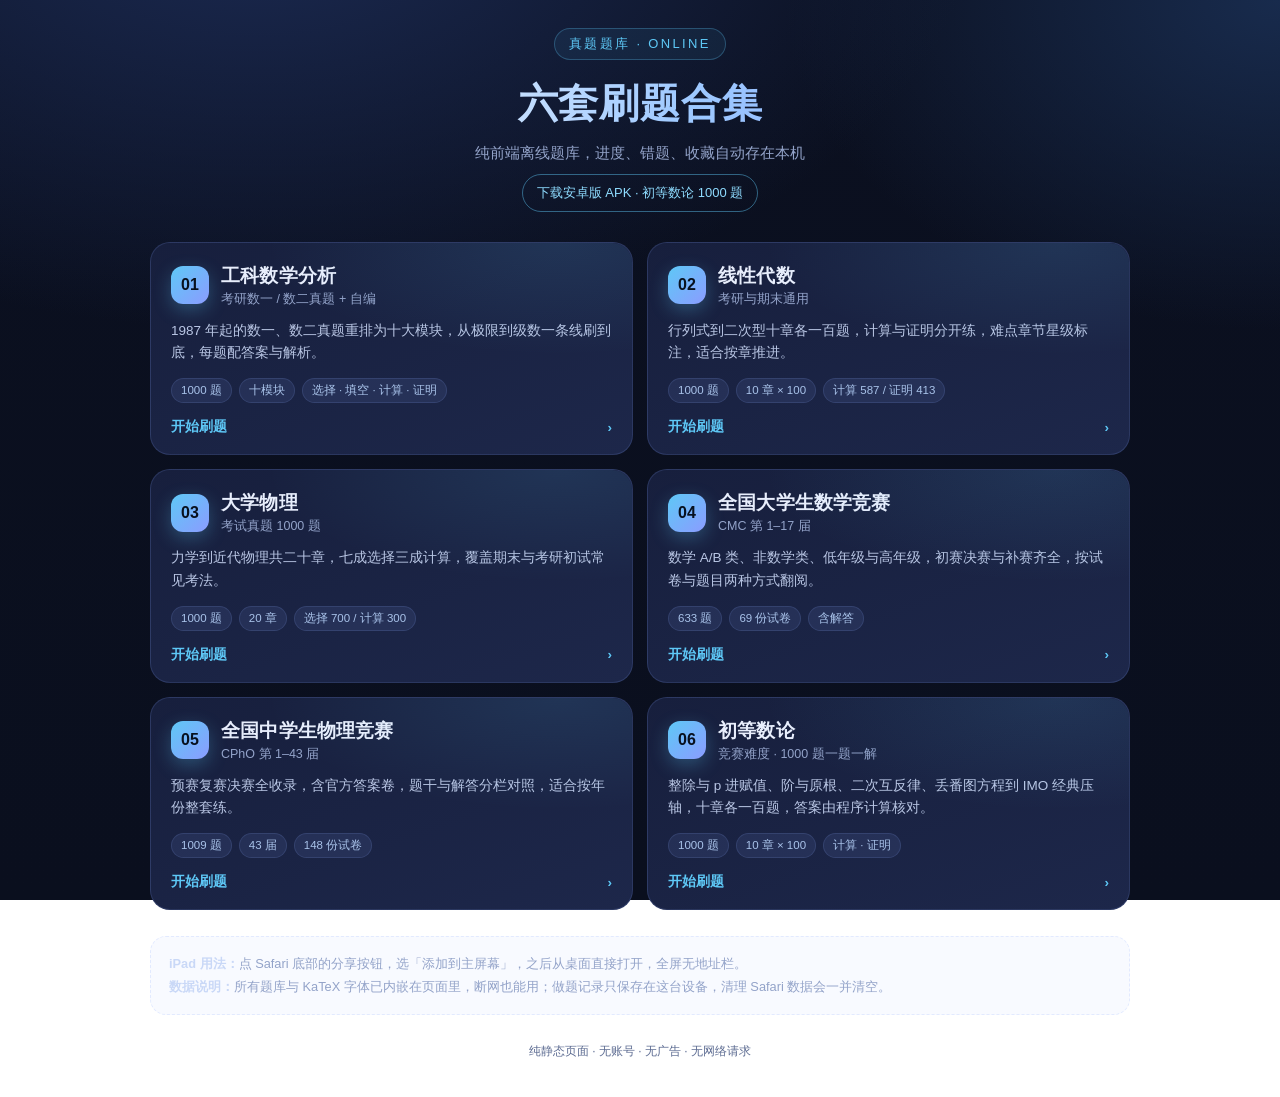
<file: index.html>
<!DOCTYPE html>
<html lang="zh-CN">
<head>
<meta charset="UTF-8">
<meta name="viewport" content="width=device-width, initial-scale=1.0, viewport-fit=cover">
<title>真题题库 · 六套刷题合集</title>
<meta name="apple-mobile-web-app-capable" content="yes">
<meta name="apple-mobile-web-app-status-bar-style" content="black-translucent">
<meta name="apple-mobile-web-app-title" content="真题题库">
<meta name="theme-color" content="#0b1020">
<link rel="apple-touch-icon" href="icon-180.png">
<link rel="icon" href="icon-192.png">
<link rel="manifest" href="manifest.webmanifest">
<style>
*{margin:0;padding:0;box-sizing:border-box;-webkit-tap-highlight-color:transparent}
:root{
  --bg:#0b1020; --bg2:#131a33; --card:#171f3d; --card2:#1d274a;
  --line:rgba(140,170,255,.16);
  --txt:#e8eefc; --dim:#93a3c9; --accent:#5ec8f6; --accent2:#8b9cff;
}
html,body{min-height:100%}
body{
  background:radial-gradient(1200px 700px at 20% -10%, #1b2a52 0%, transparent 60%),
             radial-gradient(900px 600px at 100% 0%, #182b4d 0%, transparent 55%),
             linear-gradient(180deg, var(--bg) 0%, #0a0f1e 100%);
  background-attachment:fixed;
  color:var(--txt);
  font-family:-apple-system,BlinkMacSystemFont,"SF Pro SC","PingFang SC","Helvetica Neue","Microsoft YaHei",sans-serif;
  padding:calc(env(safe-area-inset-top) + 28px) 20px calc(env(safe-area-inset-bottom) + 34px);
  -webkit-font-smoothing:antialiased;
}
.wrap{max-width:980px;margin:0 auto}
header{text-align:center;margin-bottom:30px}
.brand{
  display:inline-flex;align-items:center;gap:10px;
  font-size:13px;letter-spacing:.18em;color:var(--accent);
  padding:6px 14px;border:1px solid rgba(94,200,246,.28);border-radius:999px;
  background:rgba(94,200,246,.07);
}
h1{
  font-size:clamp(26px,5.4vw,40px);font-weight:700;letter-spacing:.02em;
  margin:16px 0 10px;
  background:linear-gradient(100deg,#ffffff 10%,#9ec9ff 55%,#7c9cff 100%);
  -webkit-background-clip:text;background-clip:text;-webkit-text-fill-color:transparent;
}
.sub{color:var(--dim);font-size:14.5px;line-height:1.7}
.grid{display:grid;grid-template-columns:1fr;gap:14px;margin-top:26px}
@media (min-width:760px){.grid{grid-template-columns:1fr 1fr}}
.card{
  position:relative;display:block;text-decoration:none;color:inherit;
  background:linear-gradient(160deg,var(--card) 0%,var(--card2) 100%);
  border:1px solid var(--line);border-radius:20px;
  padding:20px 20px 18px;
  transition:transform .16s ease, border-color .16s ease, box-shadow .16s ease;
  overflow:hidden;
}
.card::after{
  content:"";position:absolute;inset:0;border-radius:20px;pointer-events:none;
  background:radial-gradient(420px 160px at 85% 0%,rgba(94,200,246,.13),transparent 70%);
  opacity:.85;
}
.card:active{transform:scale(.975);border-color:rgba(94,200,246,.55)}
.card:focus-visible{outline:2px solid var(--accent);outline-offset:3px}
.top{display:flex;align-items:center;gap:12px;margin-bottom:12px}
.num{
  flex:0 0 auto;width:38px;height:38px;border-radius:12px;
  display:grid;place-items:center;font-weight:700;font-size:16px;
  color:#08111f;background:linear-gradient(135deg,#5ec8f6,#8b9cff);
  box-shadow:0 6px 18px rgba(94,200,246,.28);
}
.name{font-size:18.5px;font-weight:650;letter-spacing:.01em}
.tag{color:var(--dim);font-size:12.5px;margin-top:3px}
.desc{color:#b9c6e4;font-size:13.5px;line-height:1.65;margin-bottom:14px}
.meta{display:flex;flex-wrap:wrap;gap:7px}
.pill{
  font-size:11.5px;color:#a9c3ea;padding:4px 9px;border-radius:999px;
  background:rgba(140,170,255,.1);border:1px solid rgba(140,170,255,.14);
}
.go{
  margin-top:15px;display:flex;align-items:center;justify-content:space-between;
  font-size:13.5px;color:var(--accent);font-weight:600;
}
.arrow{transition:transform .16s ease}
.card:active .arrow{transform:translateX(3px)}
.note{
  margin-top:26px;padding:16px 18px;border-radius:16px;
  background:rgba(140,170,255,.06);border:1px dashed rgba(140,170,255,.2);
  color:var(--dim);font-size:12.8px;line-height:1.75;
}
.note b{color:#c9d8f7;font-weight:600}
.dl{margin-top:8px}
.dl a{
  display:inline-block;padding:7px 14px;border:1px solid rgba(94,200,246,.45);border-radius:999px;
  color:#8fdcff;text-decoration:none;font-size:13px;
}
.dl a:hover{border-color:var(--accent);color:#c8f1ff}
footer{text-align:center;color:#5d6c92;font-size:12px;margin-top:26px;line-height:1.8}
</style>
</head>
<body>
<div class="wrap">
  <header>
    <div class="brand">真题题库 · ONLINE</div>
    <h1>六套刷题合集</h1>
    <p class="sub">纯前端离线题库，进度、错题、收藏自动存在本机</p>
    <p class="sub dl"><a href="nt/初等数论1000题.apk" download>下载安卓版 APK · 初等数论 1000 题</a></p>
  </header>

  <div class="grid">

    <a class="card" href="gongke/">
      <div class="top">
        <div class="num">01</div>
        <div>
          <div class="name">工科数学分析</div>
          <div class="tag">考研数一 / 数二真题 + 自编</div>
        </div>
      </div>
      <div class="desc">1987 年起的数一、数二真题重排为十大模块，从极限到级数一条线刷到底，每题配答案与解析。</div>
      <div class="meta">
        <span class="pill">1000 题</span><span class="pill">十模块</span><span class="pill">选择 · 填空 · 计算 · 证明</span>
      </div>
      <div class="go"><span>开始刷题</span><span class="arrow">›</span></div>
    </a>

    <a class="card" href="linear/">
      <div class="top">
        <div class="num">02</div>
        <div>
          <div class="name">线性代数</div>
          <div class="tag">考研与期末通用</div>
        </div>
      </div>
      <div class="desc">行列式到二次型十章各一百题，计算与证明分开练，难点章节星级标注，适合按章推进。</div>
      <div class="meta">
        <span class="pill">1000 题</span><span class="pill">10 章 × 100</span><span class="pill">计算 587 / 证明 413</span>
      </div>
      <div class="go"><span>开始刷题</span><span class="arrow">›</span></div>
    </a>

    <a class="card" href="physics/">
      <div class="top">
        <div class="num">03</div>
        <div>
          <div class="name">大学物理</div>
          <div class="tag">考试真题 1000 题</div>
        </div>
      </div>
      <div class="desc">力学到近代物理共二十章，七成选择三成计算，覆盖期末与考研初试常见考法。</div>
      <div class="meta">
        <span class="pill">1000 题</span><span class="pill">20 章</span><span class="pill">选择 700 / 计算 300</span>
      </div>
      <div class="go"><span>开始刷题</span><span class="arrow">›</span></div>
    </a>

    <a class="card" href="cmc/">
      <div class="top">
        <div class="num">04</div>
        <div>
          <div class="name">全国大学生数学竞赛</div>
          <div class="tag">CMC 第 1–17 届</div>
        </div>
      </div>
      <div class="desc">数学 A/B 类、非数学类、低年级与高年级，初赛决赛与补赛齐全，按试卷与题目两种方式翻阅。</div>
      <div class="meta">
        <span class="pill">633 题</span><span class="pill">69 份试卷</span><span class="pill">含解答</span>
      </div>
      <div class="go"><span>开始刷题</span><span class="arrow">›</span></div>
    </a>

    <a class="card" href="cpho/">
      <div class="top">
        <div class="num">05</div>
        <div>
          <div class="name">全国中学生物理竞赛</div>
          <div class="tag">CPhO 第 1–43 届</div>
        </div>
      </div>
      <div class="desc">预赛复赛决赛全收录，含官方答案卷，题干与解答分栏对照，适合按年份整套练。</div>
      <div class="meta">
        <span class="pill">1009 题</span><span class="pill">43 届</span><span class="pill">148 份试卷</span>
      </div>
      <div class="go"><span>开始刷题</span><span class="arrow">›</span></div>
    </a>

    <a class="card" href="nt/">
      <div class="top">
        <div class="num">06</div>
        <div>
          <div class="name">初等数论</div>
          <div class="tag">竞赛难度 · 1000 题一题一解</div>
        </div>
      </div>
      <div class="desc">整除与 p 进赋值、阶与原根、二次互反律、丢番图方程到 IMO 经典压轴，十章各一百题，答案由程序计算核对。</div>
      <div class="meta">
        <span class="pill">1000 题</span><span class="pill">10 章 × 100</span><span class="pill">计算 · 证明</span>
      </div>
      <div class="go"><span>开始刷题</span><span class="arrow">›</span></div>
    </a>

  </div>

  <div class="note">
    <b>iPad 用法：</b>点 Safari 底部的分享按钮，选「添加到主屏幕」，之后从桌面直接打开，全屏无地址栏。<br>
    <b>数据说明：</b>所有题库与 KaTeX 字体已内嵌在页面里，断网也能用；做题记录只保存在这台设备，清理 Safari 数据会一并清空。
  </div>

  <footer>纯静态页面 · 无账号 · 无广告 · 无网络请求</footer>
</div>
</body>
</html>
</file>
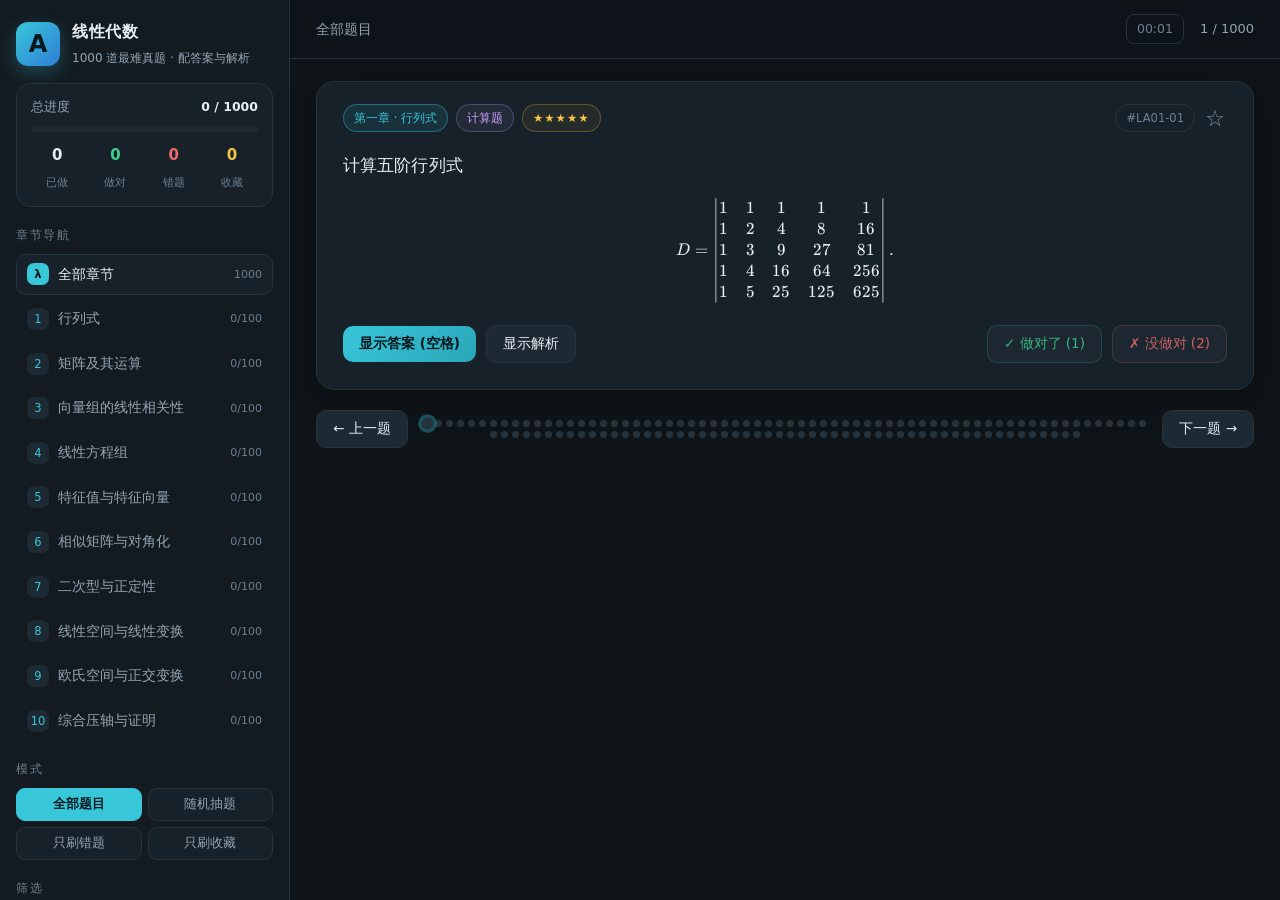
<file: linear/index.html>
<!DOCTYPE html>
<html lang="zh-CN">
<head>
<meta charset="UTF-8">
<meta name="viewport" content="width=device-width, initial-scale=1.0">
<title>线性代数 · 1000 道最难真题精练</title>
<link rel="stylesheet" href="vendor/katex.min.css">
<link rel="stylesheet" href="style.css">
</head>
<body>
<div class="app">

  <!-- ============ 左侧栏 ============ -->
  <aside class="sidebar" id="sidebar">
    <div class="brand">
      <div class="logo">A</div>
      <div class="brand-text">
        <h1>线性代数</h1>
        <p>1000 道最难真题 · 配答案与解析</p>
      </div>
    </div>

    <div class="progress-box">
      <div class="progress-row">
        <span>总进度</span><b id="progText">0 / 1000</b>
      </div>
      <div class="bar"><i id="progBar"></i></div>
      <div class="stat-row">
        <div class="stat"><b id="statDone">0</b><span>已做</span></div>
        <div class="stat"><b id="statRight">0</b><span>做对</span></div>
        <div class="stat"><b id="statWrong">0</b><span>错题</span></div>
        <div class="stat"><b id="statStar">0</b><span>收藏</span></div>
      </div>
    </div>

    <div class="side-title">章节导航</div>
    <nav class="chapters" id="chapters"></nav>

    <div class="side-title">模式</div>
    <div class="modes" id="modes">
      <button class="mode active" data-mode="all">全部题目</button>
      <button class="mode" data-mode="random">随机抽题</button>
      <button class="mode" data-mode="wrong">只刷错题</button>
      <button class="mode" data-mode="star">只刷收藏</button>
    </div>

    <div class="side-title">筛选</div>
    <div class="filters">
      <select id="diffFilter">
        <option value="0">全部难度</option>
        <option value="5">★★★★★ 极难</option>
        <option value="4">★★★★ 难</option>
        <option value="3">★★★ 较难</option>
      </select>
      <select id="typeFilter">
        <option value="">全部题型</option>
        <option value="计算">计算题</option>
        <option value="证明">证明题</option>
      </select>
      <input type="search" id="searchBox" placeholder="搜索题干关键词…">
    </div>

    <div class="side-foot">
      <button id="themeBtn" class="ghost">切换主题</button>
      <button id="resetBtn" class="ghost danger">清空记录</button>
    </div>
  </aside>

  <!-- ============ 主区 ============ -->
  <main class="main">
    <header class="topbar">
      <button class="icon-btn" id="menuBtn" title="目录">☰</button>
      <div class="crumb" id="crumb">全部题目</div>
      <div class="top-right">
        <span class="timer" id="timer">00:00</span>
        <span class="pos" id="pos">1 / 1000</span>
      </div>
    </header>

    <section class="card" id="card">
      <div class="qhead">
        <span class="badge ch" id="qCh">第一章</span>
        <span class="badge type" id="qType">计算</span>
        <span class="badge diff" id="qDiff">★★★★</span>
        <span class="badge idx" id="qIdx">#1</span>
        <button class="star-btn" id="starBtn" title="收藏">☆</button>
      </div>

      <div class="qbody" id="qBody"></div>

      <div class="actions">
        <button class="btn primary" id="showAnswerBtn">显示答案 (空格)</button>
        <button class="btn" id="showSolBtn">显示解析</button>
        <div class="spacer"></div>
        <button class="btn ok" id="rightBtn">✓ 做对了 (1)</button>
        <button class="btn no" id="wrongBtn">✗ 没做对 (2)</button>
      </div>

      <div class="answer-block hidden" id="answerBlock">
        <div class="block-title">参考答案</div>
        <div class="block-body" id="answerBody"></div>
      </div>

      <div class="solution-block hidden" id="solBlock">
        <div class="block-title">详细解析</div>
        <div class="block-body" id="solBody"></div>
      </div>
    </section>

    <footer class="pager">
      <button class="btn" id="prevBtn">← 上一题</button>
      <div class="dots" id="dots"></div>
      <button class="btn" id="nextBtn">下一题 →</button>
    </footer>
  </main>

</div>

<div class="overlay" id="overlay"></div>

<script src="vendor/katex.min.js"></script>
<script src="data/ch01.js"></script>
<script src="data/ch02.js"></script>
<script src="data/ch03.js"></script>
<script src="data/ch04.js"></script>
<script src="data/ch05.js"></script>
<script src="data/ch06.js"></script>
<script src="data/ch07.js"></script>
<script src="data/ch08.js"></script>
<script src="data/ch09.js"></script>
<script src="data/ch10.js"></script>
<script src="data/ch01b.js"></script>
<script src="data/ch02b.js"></script>
<script src="data/ch03b.js"></script>
<script src="data/ch04b.js"></script>
<script src="data/ch05b.js"></script>
<script src="data/ch06b.js"></script>
<script src="data/ch07b.js"></script>
<script src="data/ch08b.js"></script>
<script src="data/ch09b.js"></script>
<script src="data/ch10b.js"></script>
<script src="app.js"></script>
</body>
</html>
</file>
<file: linear/style.css>
:root{
  --bg:#0e1418; --bg2:#131b21; --card:#172129; --card2:#1d2933;
  --line:#25333f; --txt:#e8eef3; --dim:#93a4b3; --dim2:#6d8091;
  --accent:#38c6d9; --accent2:#2aa7b8; --ok:#3ecf8e; --no:#ef6b6b; --star:#f5c542;
  --radius:14px; --shadow:0 10px 30px rgba(0,0,0,.28);
}
html[data-theme="light"]{
  --bg:#f3f6f8; --bg2:#e9eef2; --card:#ffffff; --card2:#f2f6f9;
  --line:#dbe4ea; --txt:#17242d; --dim:#5b6d7b; --dim2:#8798a6;
  --accent:#0f9fb3; --accent2:#0b8798; --shadow:0 8px 24px rgba(20,40,60,.10);
}
*{box-sizing:border-box;-webkit-tap-highlight-color:transparent}
html,body{margin:0;padding:0;height:100%}
body{
  background:var(--bg); color:var(--txt);
  font-family:"Segoe UI","PingFang SC","Microsoft YaHei",system-ui,sans-serif;
  font-size:15px; line-height:1.75;
}
.app{display:flex;height:100vh;overflow:hidden}

/* ---------- 侧栏 ---------- */
.sidebar{
  width:290px;flex:0 0 290px;background:var(--bg2);border-right:1px solid var(--line);
  display:flex;flex-direction:column;padding:18px 16px;overflow-y:auto;gap:14px;
}
.sidebar::-webkit-scrollbar,.main::-webkit-scrollbar{width:9px}
.sidebar::-webkit-scrollbar-thumb,.main::-webkit-scrollbar-thumb{background:var(--line);border-radius:8px}
.brand{display:flex;gap:12px;align-items:center}
.logo{
  width:44px;height:44px;flex:0 0 44px;border-radius:12px;display:grid;place-items:center;
  background:linear-gradient(135deg,var(--accent),#2f7fd6);color:#04181d;font-size:24px;font-weight:700;
  box-shadow:0 6px 18px rgba(56,198,217,.28);
}
.brand-text h1{font-size:16px;margin:0;letter-spacing:.5px}
.brand-text p{margin:2px 0 0;font-size:12px;color:var(--dim)}

.progress-box{background:var(--card);border:1px solid var(--line);border-radius:var(--radius);padding:12px 14px}
.progress-row{display:flex;justify-content:space-between;font-size:12.5px;color:var(--dim)}
.progress-row b{color:var(--txt);font-variant-numeric:tabular-nums}
.bar{height:6px;background:var(--card2);border-radius:99px;margin:8px 0 10px;overflow:hidden}
.bar i{display:block;height:100%;width:0;border-radius:99px;background:linear-gradient(90deg,var(--accent),#4de1b0);transition:width .35s}
.stat-row{display:grid;grid-template-columns:repeat(4,1fr);gap:6px;text-align:center}
.stat b{display:block;font-size:15px;font-variant-numeric:tabular-nums}
.stat span{font-size:11px;color:var(--dim2)}
.stat:nth-child(2) b{color:var(--ok)} .stat:nth-child(3) b{color:var(--no)} .stat:nth-child(4) b{color:var(--star)}

.side-title{font-size:11.5px;color:var(--dim2);letter-spacing:1.5px;margin:4px 0 -6px}
.chapters{display:flex;flex-direction:column;gap:3px}
.ch-item{
  display:flex;align-items:center;gap:9px;padding:8px 10px;border-radius:10px;cursor:pointer;
  color:var(--dim);font-size:13.5px;border:1px solid transparent;transition:.15s;
}
.ch-item:hover{background:var(--card);color:var(--txt)}
.ch-item.active{background:var(--card);border-color:var(--line);color:var(--txt)}
.ch-item .num{width:22px;height:22px;flex:0 0 22px;border-radius:7px;background:var(--card2);
  display:grid;place-items:center;font-size:11.5px;color:var(--accent)}
.ch-item.active .num{background:var(--accent);color:#04181d;font-weight:700}
.ch-item .nm{flex:1;overflow:hidden;text-overflow:ellipsis;white-space:nowrap}
.ch-item .ct{font-size:11px;color:var(--dim2);font-variant-numeric:tabular-nums}

.modes{display:grid;grid-template-columns:1fr 1fr;gap:6px}
.mode{
  background:var(--card);border:1px solid var(--line);color:var(--dim);border-radius:9px;
  padding:7px 4px;font-size:12.5px;cursor:pointer;font-family:inherit;transition:.15s;
}
.mode:hover{color:var(--txt)}
.mode.active{background:var(--accent);color:#04181d;border-color:var(--accent);font-weight:600}

.filters{display:flex;flex-direction:column;gap:7px}
.filters select,.filters input{
  width:100%;background:var(--card);border:1px solid var(--line);color:var(--txt);
  border-radius:9px;padding:8px 10px;font-size:13px;font-family:inherit;outline:none;
}
.filters select:focus,.filters input:focus{border-color:var(--accent)}

.side-foot{display:flex;gap:8px;margin-top:auto;padding-top:8px}
.ghost{
  flex:1;background:transparent;border:1px solid var(--line);color:var(--dim);border-radius:9px;
  padding:8px;font-size:12.5px;cursor:pointer;font-family:inherit;
}
.ghost:hover{color:var(--txt);border-color:var(--dim2)}
.ghost.danger:hover{color:var(--no);border-color:var(--no)}

/* ---------- 主区 ---------- */
.main{flex:1;display:flex;flex-direction:column;overflow-y:auto;padding:0 0 24px;min-width:0}
.topbar{
  position:sticky;top:0;z-index:5;display:flex;align-items:center;gap:14px;
  padding:14px 26px;background:color-mix(in srgb,var(--bg) 88%,transparent);
  backdrop-filter:blur(10px);border-bottom:1px solid var(--line);
}
.icon-btn{display:none;background:transparent;border:1px solid var(--line);color:var(--txt);
  border-radius:9px;width:36px;height:36px;font-size:16px;cursor:pointer}
.crumb{font-size:14px;color:var(--dim);flex:1;overflow:hidden;text-overflow:ellipsis;white-space:nowrap}
.top-right{display:flex;align-items:center;gap:16px}
.timer{font-size:12.5px;color:var(--dim2);font-variant-numeric:tabular-nums;
  border:1px solid var(--line);border-radius:8px;padding:3px 10px}
.pos{font-size:13px;color:var(--dim);font-variant-numeric:tabular-nums}

.card{
  background:var(--card);border:1px solid var(--line);border-radius:18px;box-shadow:var(--shadow);
  margin:22px 26px 0;padding:22px 26px 26px;min-width:0;
}
.qhead{display:flex;align-items:center;gap:8px;flex-wrap:wrap;margin-bottom:16px}
.badge{font-size:11.5px;padding:3px 10px;border-radius:99px;border:1px solid var(--line);color:var(--dim)}
.badge.ch{color:var(--accent);border-color:color-mix(in srgb,var(--accent) 40%,transparent);
  background:color-mix(in srgb,var(--accent) 10%,transparent)}
.badge.type{color:#c8a2ff;border-color:#c8a2ff44;background:#c8a2ff12}
.badge.diff{color:var(--star);border-color:#f5c54244;background:#f5c54210;letter-spacing:1px}
.badge.idx{color:var(--dim2);margin-left:auto;font-variant-numeric:tabular-nums}
.star-btn{background:transparent;border:none;font-size:20px;cursor:pointer;color:var(--dim2);
  line-height:1;padding:0 2px;transition:.2s}
.star-btn.on{color:var(--star);transform:scale(1.12)}

.qbody{font-size:16.5px;line-height:2;min-height:96px;letter-spacing:.1px}
.qbody .katex{font-size:1.06em}
.actions{display:flex;align-items:center;gap:10px;margin-top:22px;flex-wrap:wrap}
.spacer{flex:1}
.btn{
  background:var(--card2);border:1px solid var(--line);color:var(--txt);border-radius:10px;
  padding:9px 16px;font-size:13.5px;cursor:pointer;font-family:inherit;transition:.15s;
}
.btn:hover{border-color:var(--dim2);transform:translateY(-1px)}
.btn.primary{background:linear-gradient(135deg,var(--accent),var(--accent2));color:#04181d;
  border:none;font-weight:600}
.btn.ok{color:var(--ok);border-color:#3ecf8e44}
.btn.ok:hover{background:#3ecf8e18}
.btn.no{color:var(--no);border-color:#ef6b6b44}
.btn.no:hover{background:#ef6b6b18}

.answer-block,.solution-block{
  margin-top:18px;border-radius:var(--radius);padding:16px 18px;border:1px dashed var(--line);
  animation:fade .25s ease;
}
.answer-block{background:color-mix(in srgb,var(--ok) 7%,var(--card2));border-color:#3ecf8e55}
.solution-block{background:color-mix(in srgb,var(--accent) 6%,var(--card2));border-color:#38c6d955}
.block-title{font-size:12px;letter-spacing:2px;color:var(--dim);margin-bottom:8px}
.answer-block .block-title{color:var(--ok)}
.solution-block .block-title{color:var(--accent)}
.block-body{font-size:15.5px;line-height:1.95}
.hidden{display:none !important}
@keyframes fade{from{opacity:0;transform:translateY(6px)}to{opacity:1;transform:none}}

.pager{display:flex;align-items:center;gap:14px;margin:20px 26px 0}
.dots{flex:1;display:flex;gap:4px;flex-wrap:wrap;justify-content:center}
.dot{width:7px;height:7px;border-radius:50%;background:var(--line);cursor:pointer;transition:.15s}
.dot.done{background:var(--accent2)}
.dot.right{background:var(--ok)}
.dot.wrong{background:var(--no)}
.dot.cur{transform:scale(1.7);box-shadow:0 0 0 2px color-mix(in srgb,var(--accent) 35%,transparent)}

/* 空状态 */
.empty{padding:60px 20px;text-align:center;color:var(--dim)}

/* 移动端 */
@media (max-width:900px){
  .sidebar{position:fixed;left:0;top:0;bottom:0;z-index:20;transform:translateX(-100%);
    transition:transform .25s;box-shadow:0 0 40px rgba(0,0,0,.5)}
  .sidebar.open{transform:none}
  .overlay{display:none;position:fixed;inset:0;background:rgba(0,0,0,.5);z-index:19}
  .overlay.show{display:block}
  .icon-btn{display:grid;place-items:center}
  .card{margin:16px 12px 0;padding:18px 16px}
  .topbar{padding:12px 14px}
  .pager{margin:16px 12px 0;flex-wrap:wrap}
  .qbody{font-size:16px;overflow-x:auto}
  .actions{gap:8px}
  .actions .btn{flex:1 1 calc(50% - 4px);min-width:0;padding:8px 6px;font-size:12.5px;white-space:nowrap}
  .actions .spacer{display:none}
  .card{overflow-x:hidden}
  .dots{display:none}
  .qhead .badge.idx{margin-left:0}
  .topbar{gap:8px}
  .top-right{gap:8px}
}
</file>
